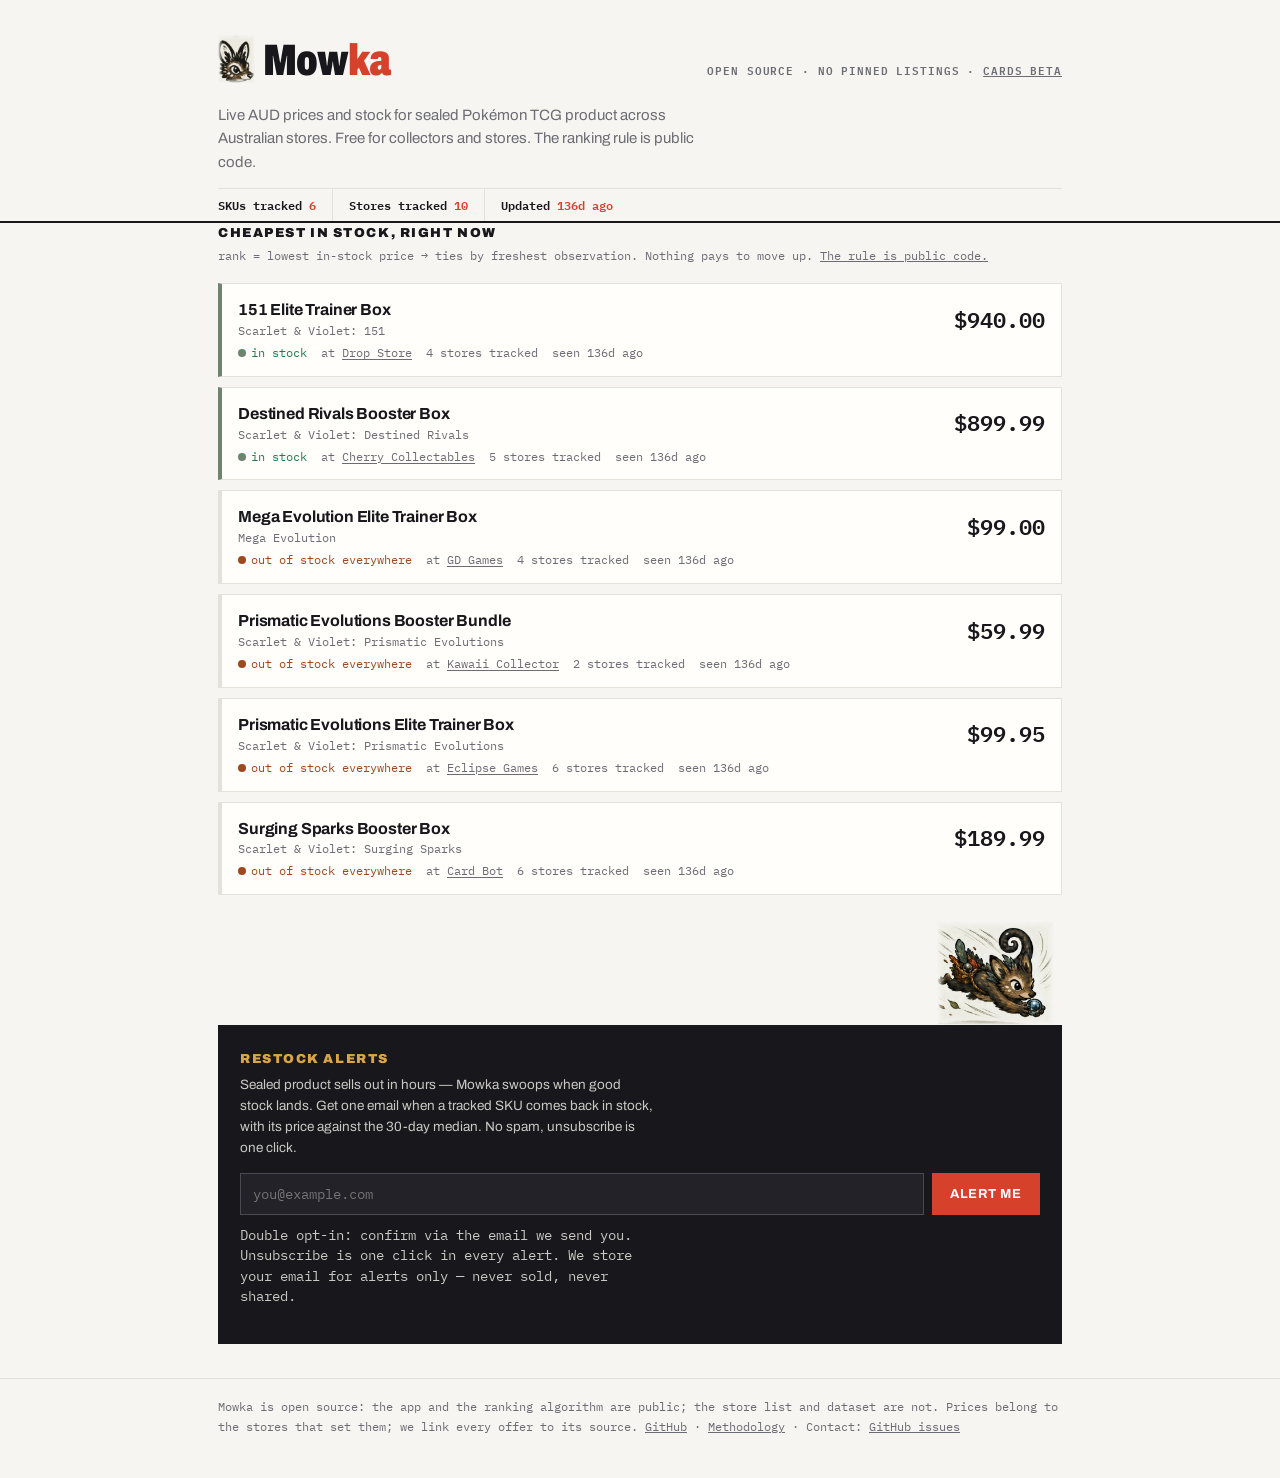
<file: site/index.html>
<!doctype html>
<html lang="en-AU">
<head>
<meta charset="utf-8">
<meta name="viewport" content="width=device-width, initial-scale=1">
<title>Mowka · sealed Pokémon TCG prices across Australian stores</title>
<meta name="description" content="Live AUD prices and stock for sealed Pokémon TCG product across Australian stores. Free, open source, no pinned listings.">
<link rel="icon" type="image/png" href="favicon.png">
<link rel="apple-touch-icon" href="assets/favicon-180.png">
<link rel="preconnect" href="https://fonts.googleapis.com">
<link rel="preconnect" href="https://fonts.gstatic.com" crossorigin>
<link href="https://fonts.googleapis.com/css2?family=Archivo:wdth,wght@62..125,400..900&family=IBM+Plex+Mono:wght@400;600&display=swap" rel="stylesheet">
<style>
:root{
  /* canonical Mowka palette (docs/brand/mowka-design-sheet.png):
     ink #17171C · gum leaf #6E846E · gold #DAA643 · spark #D6412B · paper #F6F5F1 */
  --paper:#f6f5f1; --card:#fffefb; --ink:#17171c; --dim:#6c6c74;
  --line:#e3e1d9; --accent:#d6412b; --stock:#1e7d4f; --oos:#a1471f;
  --gumleaf:#6e846e; --gold:#daa643;
}
*{box-sizing:border-box;margin:0}
html{scroll-behavior:smooth}
@media (prefers-reduced-motion: reduce){html{scroll-behavior:auto}*{transition:none!important}}
body{background:var(--paper);color:var(--ink);font:15px/1.55 "Archivo",system-ui,sans-serif;font-variation-settings:"wdth" 100}
a{color:inherit}
.wrap{max-width:880px;margin:0 auto;padding:0 18px}

/* header */
header{border-bottom:2px solid var(--ink)}
.masthead{display:flex;align-items:baseline;justify-content:space-between;gap:12px;padding:26px 0 10px}
.logo{font-weight:900;font-size:clamp(28px,6vw,44px);letter-spacing:-.02em;font-variation-settings:"wdth" 72}
.logo span{color:var(--accent)}
.logo .mark{height:1.1em;width:auto;vertical-align:-0.18em;margin-right:8px;mix-blend-mode:multiply}
.oss{font:600 11px/1 "IBM Plex Mono",monospace;color:var(--dim);text-transform:uppercase;letter-spacing:.08em}
.tag{padding:0 0 14px;color:var(--dim);max-width:56ch}
.ticker{display:flex;gap:0;border-top:1px solid var(--line);font:600 12px/1 "IBM Plex Mono",monospace}
.ticker div{padding:10px 16px 10px 0;margin-right:16px;border-right:1px solid var(--line)}
.ticker div:last-child{border-right:0}
.ticker b{color:var(--accent);font-weight:600}

/* index table */
main{padding:26px 0 8px}
h2{font-size:13px;font-weight:900;text-transform:uppercase;letter-spacing:.12em;margin-bottom:4px}
.rule-note{font:400 12px/1.5 "IBM Plex Mono",monospace;color:var(--dim);margin-bottom:18px}
.rule-note a{text-decoration underline}
.row{display:grid;grid-template-columns:1fr auto;gap:4px 18px;align-items:center;
     background:var(--card);border:1px solid var(--line);border-left:4px solid var(--gumleaf);
     padding:14px 16px;margin-bottom:10px;transition:transform .12s ease}
.row:hover{transform:translateX(3px)}
.row.oosrow{border-left-color:var(--line)}
.name{font-weight:700;font-size:16px;letter-spacing:-.01em}
.set{font:400 11.5px/1.4 "IBM Plex Mono",monospace;color:var(--dim)}
.price{font:600 22px/1 "IBM Plex Mono",monospace;text-align:right;font-feature-settings:"tnum"}
.meta{grid-column:1 / -1;display:flex;flex-wrap:wrap;gap:8px 14px;align-items:center;
      font:400 12px/1.4 "IBM Plex Mono",monospace;color:var(--dim);padding-top:2px}
.dot{display:inline-block;width:8px;height:8px;border-radius:50%;margin-right:5px;vertical-align:baseline}
.instock .dot{background:var(--gumleaf)} .instock{color:var(--stock)}
.oos .dot{background:var(--oos)} .oos{color:var(--oos)}
.store a{text-decoration:underline;text-underline-offset:2px}
.empty{border:1px dashed var(--line);padding:34px 20px;text-align:center;color:var(--dim);
       font:400 13px/1.6 "IBM Plex Mono",monospace}

/* alerts band */
.alerts{margin:0 0 34px;border:2px solid var(--ink);background:var(--ink);color:var(--paper);padding:22px 20px}
.alerts h2{color:var(--gold);margin-bottom:6px}
.alerts-figure{display:flex;justify-content:flex-end;padding:0 8px;margin-top:26px}
.alerts-figure img{height:104px;width:auto;mix-blend-mode:multiply}
.alerts p{color:#c9c8c2;font-size:13.5px;max-width:52ch;margin-bottom:14px}
.alerts form{display:flex;gap:8px;flex-wrap:wrap}
.alerts input[type=email]{flex:1;min-width:220px;padding:11px 12px;border:1px solid #4a4a52;background:#222228;
  color:var(--paper);font:400 14px "IBM Plex Mono",monospace}
.alerts button{padding:11px 18px;border:0;background:var(--accent);color:#fff;font:700 13px "Archivo",sans-serif;
  text-transform:uppercase;letter-spacing:.06em;cursor:pointer}
.alerts button:hover{filter:brightness(1.08)}
input:focus-visible,button:focus-visible,a:focus-visible{outline:2px solid var(--accent);outline-offset:2px}
.fine{font:400 11px/1.5 "IBM Plex Mono",monospace;color:#8f8e96;margin-top:10px}

footer{border-top:1px solid var(--line);padding:18px 0 40px;color:var(--dim);
       font:400 12px/1.7 "IBM Plex Mono",monospace}
footer a{text-decoration:underline}
@media(max-width:560px){
  .price{font-size:19px}
  .ticker{flex-wrap:wrap}.ticker div{border-right:0;padding:8px 0 0;margin-right:14px}
}
</style>
</head>
<body>
<header>
  <div class="wrap">
    <div class="masthead">
      <h1 class="logo"><img class="mark" src="assets/mowka-head.webp" alt="" width="37" height="48">Mow<span>ka</span></h1>
      <div class="oss">open source · no pinned listings · <a href="cards.html">cards beta</a></div>
    </div>
    <p class="tag">Live AUD prices and stock for sealed Pokémon TCG product across Australian stores. Free for collectors and stores. The ranking rule is public code.</p>
    <div class="ticker" id="ticker">
      <div>SKUs tracked <b id="t-skus">–</b></div>
      <div>Stores tracked <b id="t-stores">–</b></div>
      <div>Updated <b id="t-updated">–</b></div>
    </div>
  </div>
</header>

<main class="wrap">
  <h2>Cheapest in stock, right now</h2>
  <p class="rule-note">rank = lowest in-stock price → ties by freshest observation. Nothing pays to move up. <a href="https://github.com/zhangzhongnan928/mowka/blob/main/ingest/mowka_ingest/ranking.py" rel="noopener">The rule is public code.</a></p>
  <div id="index" role="list" aria-live="polite"><div class="empty">Loading the index…</div></div>

  <div class="alerts-figure" aria-hidden="true"><img src="assets/mowka-swoop.webp" alt=""></div>
  <section class="alerts" id="alerts">
    <h2>Restock alerts</h2>
    <p>Sealed product sells out in hours — Mowka swoops when good stock lands. Get one email when a tracked SKU comes back in stock, with its price against the 30-day median. No spam, unsubscribe is one click.</p>
    <form id="signup" method="POST" action="https://buttondown.com/api/emails/embed-subscribe/mowka">
      <input type="email" name="email" required placeholder="you@example.com" aria-label="Email address">
      <input type="hidden" name="embed" value="1">
      <button type="submit">Alert me</button>
    </form>
    <p class="fine" id="signup-note">Double opt-in: confirm via the email we send you. Unsubscribe is one click in every alert. We store your email for alerts only — never sold, never shared.</p>
  </section>
</main>

<footer>
  <div class="wrap">
    Mowka is open source: the app and the ranking algorithm are public; the store list and dataset are not.
    Prices belong to the stores that set them; we link every offer to its source.
    <a href="https://github.com/zhangzhongnan928/mowka" rel="noopener">GitHub</a> · <a href="https://github.com/zhangzhongnan928/mowka/blob/main/docs/METHODOLOGY.md" rel="noopener">Methodology</a> · Contact: <a href="https://github.com/zhangzhongnan928/mowka/issues">GitHub issues</a>
  </div>
</footer>

<script>
const fmt = c => (c/100).toLocaleString("en-AU",{style:"currency",currency:"AUD"});
const ago = iso => {
  const m = Math.max(0, Math.round((Date.now() - new Date(iso))/60000));
  return m < 60 ? `${m}m ago` : m < 1440 ? `${Math.round(m/60)}h ago` : `${Math.round(m/1440)}d ago`;
};
// data.json carries strings scraped from external stores — escape everything,
// and only ever link to http(s) URLs.
const esc = s => String(s).replace(/[&<>"']/g, c =>
  ({"&":"&amp;","<":"&lt;",">":"&gt;",'"':"&quot;","'":"&#39;"}[c]));
const safeUrl = u => {
  try { const x = new URL(u); return x.protocol === "http:" || x.protocol === "https:" ? x.href : "#"; }
  catch { return "#"; }
};

fetch("data.json").then(r => { if(!r.ok) throw 0; return r.json(); }).then(d => {
  const el = document.getElementById("index");
  const stores = new Set();
  d.products.forEach(p => p.offers.forEach(o => stores.add(o.store)));
  document.getElementById("t-skus").textContent = d.products.length;
  document.getElementById("t-stores").textContent = stores.size || "–";
  document.getElementById("t-updated").textContent = ago(d.generated_at);

  const rows = d.products
    .filter(p => p.best)
    .sort((a,b) => (b.best.in_stock - a.best.in_stock) || a.name.localeCompare(b.name))
    .map(p => {
      const b = p.best;
      const stock = b.in_stock
        ? `<span class="instock"><span class="dot"></span>in stock</span>`
        : `<span class="oos"><span class="dot"></span>out of stock everywhere</span>`;
      return `<div class="row ${b.in_stock ? "" : "oosrow"}" role="listitem">
        <div><div class="name">${esc(p.name)}</div><div class="set">${esc(p.set)}</div></div>
        <div class="price">${fmt(b.price_cents)}</div>
        <div class="meta">${stock}
          <span class="store">at <a href="${esc(safeUrl(b.url))}" rel="nofollow noopener">${esc(b.store)}</a></span>
          <span>${p.stores_tracked} store${p.stores_tracked===1?"":"s"} tracked</span>
          <span>seen ${ago(b.observed_at)}</span></div>
      </div>`;
    });
  el.innerHTML = rows.length ? rows.join("") :
    `<div class="empty">No offers in the index yet. Run the ingest pipeline, then scripts/export_site.py.</div>`;
}).catch(() => {
  document.getElementById("index").innerHTML =
    `<div class="empty">data.json not found. Run the pipeline:<br>python -m mowka_ingest.run --fixture tests/fixtures/shopify_products.json<br>python scripts/export_site.py</div>`;
});

document.getElementById("signup").addEventListener("submit", e => {
  const form = e.target;
  if (form.action.endsWith("#")) {   // no backend wired yet
    e.preventDefault();
    document.getElementById("signup-note").textContent =
      "Alert backend not wired yet: set the form action to your Buttondown/Formspree endpoint in index.html.";
  }
});
</script>
<script data-goatcounter="https://mowka.goatcounter.com/count" async src="https://gc.zgo.at/count.js"></script>
</body>
</html>
</file>
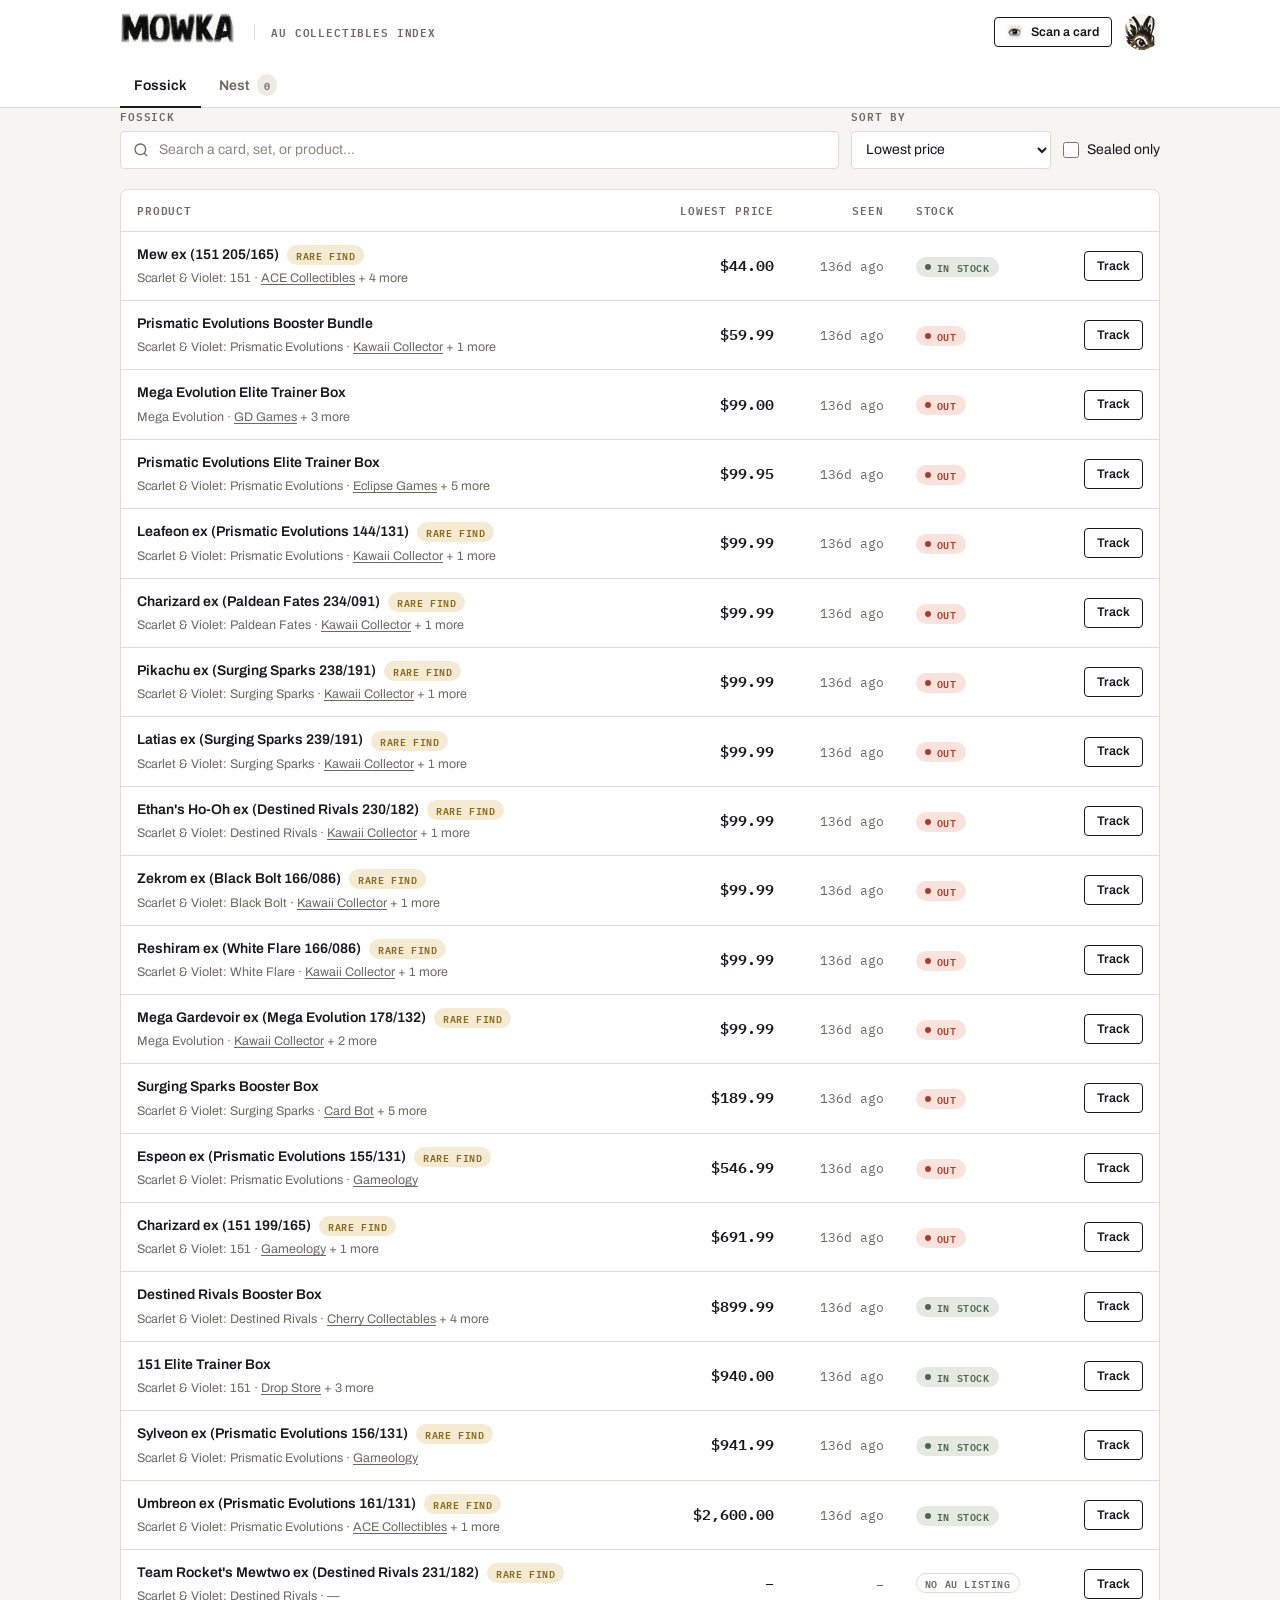
<file: site/app.html>
<!doctype html>
<html lang="en-AU">
<head>
<meta charset="utf-8">
<meta name="viewport" content="width=device-width, initial-scale=1">
<title>Mowka · Fossick — AU collectibles index</title>
<meta name="description" content="Fossick AU prices for Pokémon TCG cards and sealed product, scan a card for an instant AUD price with its source, and track finds in your Nest.">
<link rel="icon" type="image/png" href="favicon.png">
<link rel="apple-touch-icon" href="assets/favicon-180.png">
<link rel="preconnect" href="https://fonts.googleapis.com">
<link rel="preconnect" href="https://fonts.gstatic.com" crossorigin>
<link href="https://fonts.googleapis.com/css2?family=Archivo:wght@400;500;600;700;800;900&family=IBM+Plex+Mono:wght@400;500;600;700&display=swap" rel="stylesheet">
<link rel="stylesheet" href="tokens.css">
<style>
/* ============ base ============ */
*{box-sizing:border-box;margin:0}
body{background:var(--surface-page);color:var(--text-body);font-family:var(--font-body);font-size:var(--text-base);line-height:var(--leading-body)}
img{max-width:100%}
.wrap{max-width:var(--page-max);margin:0 auto;padding:0 var(--page-pad)}
@media(max-width:720px){:root{--page-pad:16px}}
.art{mix-blend-mode:multiply}
.sr-only{position:absolute;width:1px;height:1px;overflow:hidden;clip:rect(0 0 0 0);white-space:nowrap}
a{color:inherit}

/* ============ kit: button ============ */
.mwk-btn{display:inline-flex;align-items:center;justify-content:center;gap:8px;font-family:var(--font-display);font-weight:var(--weight-semibold);border-radius:var(--radius-sm);border:1.5px solid transparent;cursor:pointer;line-height:1;text-decoration:none;transition:background var(--duration-quick) var(--ease-swoop),color var(--duration-quick),transform var(--duration-quick) var(--ease-swoop)}
.mwk-btn:active{transform:translateY(1px)}
.mwk-btn:focus-visible{outline:none;box-shadow:var(--focus-ring)}
.mwk-btn[disabled]{opacity:.45;cursor:not-allowed;transform:none}
.mwk-btn--sm{height:30px;padding:0 12px;font-size:var(--text-sm)}
.mwk-btn--md{height:38px;padding:0 16px;font-size:var(--text-base)}
.mwk-btn--primary{background:var(--ink);color:var(--text-on-ink)}
.mwk-btn--primary:hover:not([disabled]){background:var(--ink-raise)}
.mwk-btn--spark{background:var(--spark);color:#fff}
.mwk-btn--spark:hover:not([disabled]){background:var(--spark-deep)}
.mwk-btn--outline{background:transparent;border-color:var(--ink);color:var(--ink)}
.mwk-btn--outline:hover:not([disabled]){background:rgba(23,23,28,.06)}
.mwk-btn--ghost{background:transparent;color:var(--ink)}
.mwk-btn--ghost:hover:not([disabled]){background:var(--surface-sunken)}

/* ============ kit: badge ============ */
.mwk-badge{display:inline-flex;align-items:center;gap:6px;height:20px;padding:0 8px;border-radius:var(--radius-full);font-family:var(--font-mono);font-size:10px;font-weight:600;letter-spacing:.06em;text-transform:uppercase;border:1px solid transparent;white-space:nowrap}
.mwk-badge-dot{width:6px;height:6px;border-radius:50%;background:currentColor}
.mwk-badge--neutral{background:var(--surface-sunken);color:var(--text-soft)}
.mwk-badge--leaf{background:var(--gum-leaf-tint);color:var(--gum-leaf-deep)}
.mwk-badge--gold{background:var(--gold-tint);color:var(--gold-deep)}
.mwk-badge--spark{background:var(--spark-tint);color:var(--spark-deep)}
.mwk-badge--ink{background:var(--ink);color:var(--text-on-ink)}
.mwk-badge--outline{background:transparent;border-color:var(--line);color:var(--text-muted)}

/* ============ kit: card ============ */
.mwk-card{background:var(--surface-card);border:var(--border-hairline);border-radius:var(--radius-md);display:flex;flex-direction:column}
.mwk-card--art{background:var(--surface-art)}
.mwk-card--hover{transition:box-shadow var(--duration-quick) var(--ease-swoop),transform var(--duration-quick) var(--ease-swoop)}
.mwk-card--hover:hover{box-shadow:var(--shadow-lift);transform:translateY(-1px)}
.mwk-card-head{display:flex;align-items:baseline;justify-content:space-between;gap:12px;padding:14px 16px 0}
.mwk-card-label{font-family:var(--font-mono);font-size:var(--text-label);font-weight:600;letter-spacing:var(--tracking-label);text-transform:uppercase;color:var(--text-muted)}
.mwk-card-title{font-size:var(--text-lg);font-weight:var(--weight-heading);letter-spacing:var(--tracking-tight);color:var(--text-body);margin:2px 0 0}
.mwk-card-body{padding:14px 16px;flex:1}
.mwk-card-foot{padding:12px 16px;border-top:var(--border-hairline);display:flex;align-items:center;gap:8px}

/* ============ kit: tabs ============ */
.mwk-tabs{display:flex;gap:4px;border-bottom:var(--border-hairline)}
.mwk-tab{appearance:none;background:transparent;border:0;border-bottom:2px solid transparent;margin-bottom:-1px;padding:10px 14px;font-family:var(--font-display);font-size:var(--text-base);font-weight:var(--weight-semibold);color:var(--text-muted);cursor:pointer;display:inline-flex;align-items:center;gap:8px;transition:color var(--duration-quick)}
.mwk-tab:hover{color:var(--text-body)}
.mwk-tab:focus-visible{outline:none;box-shadow:var(--focus-ring);border-radius:var(--radius-sm)}
.mwk-tab--active{color:var(--text-body);border-bottom-color:var(--ink)}
.mwk-tab-count{font-family:var(--font-mono);font-size:10px;font-weight:600;background:var(--surface-sunken);border-radius:var(--radius-full);padding:2px 7px;color:var(--text-muted)}
.mwk-tab--active .mwk-tab-count{background:var(--ink);color:var(--text-on-ink)}

/* ============ kit: input/field ============ */
.mwk-field{display:flex;flex-direction:column;gap:6px}
.mwk-field-label{font-family:var(--font-mono);font-size:var(--text-label);font-weight:600;letter-spacing:var(--tracking-label);text-transform:uppercase;color:var(--text-muted)}
.mwk-input-wrap{display:flex;align-items:center;gap:8px;background:var(--surface-card);border:1px solid var(--line);border-radius:var(--radius-sm);padding:0 12px;height:38px;transition:border-color var(--duration-quick),box-shadow var(--duration-quick)}
.mwk-input-wrap:focus-within{border-color:var(--ink);box-shadow:var(--focus-ring)}
.mwk-input{flex:1;border:0;outline:none;background:transparent;font-family:var(--font-body);font-size:var(--text-base);color:var(--text-body);height:100%;min-width:0}
.mwk-input::placeholder{color:var(--text-faint)}
.mwk-input-prefix{display:inline-flex;color:var(--text-muted)}
.mwk-select{height:38px;background:var(--surface-card);border:1px solid var(--line);border-radius:var(--radius-sm);padding:0 10px;font-family:var(--font-body);font-size:var(--text-base);color:var(--text-body)}
.mwk-select:focus-visible{outline:none;border-color:var(--ink);box-shadow:var(--focus-ring)}
.mwk-check{display:inline-flex;align-items:center;gap:8px;font-size:var(--text-base);cursor:pointer;height:38px}
.mwk-check input{width:16px;height:16px;accent-color:var(--ink)}
.mwk-switch{display:inline-flex;align-items:center;gap:10px;cursor:pointer;font-size:var(--text-base)}
.mwk-switch input{appearance:none;width:36px;height:20px;border-radius:var(--radius-full);background:var(--line);position:relative;transition:background var(--duration-quick);cursor:pointer;flex-shrink:0}
.mwk-switch input:checked{background:var(--gum-leaf)}
.mwk-switch input::after{content:"";position:absolute;top:2px;left:2px;width:16px;height:16px;border-radius:50%;background:#fff;transition:transform var(--duration-quick) var(--ease-swoop)}
.mwk-switch input:checked::after{transform:translateX(16px)}
.mwk-switch input:focus-visible{outline:none;box-shadow:var(--focus-ring)}

/* ============ kit: swoop alert ============ */
.mwk-swoop{display:flex;align-items:stretch;gap:0;background:var(--surface-art);border:var(--border-keyline);border-radius:var(--radius-lg);overflow:hidden}
.mwk-swoop-body{flex:1;padding:16px 0 16px 20px;display:flex;flex-direction:column;gap:6px;justify-content:center}
.mwk-swoop-label{font-family:var(--font-mono);font-size:var(--text-label);font-weight:600;letter-spacing:var(--tracking-label);text-transform:uppercase;color:var(--spark-deep)}
.mwk-swoop-title{font-family:var(--font-display);font-size:var(--text-lg);font-weight:var(--weight-heading);letter-spacing:var(--tracking-tight)}
.mwk-swoop-meta{font-family:var(--font-mono);font-size:var(--text-sm);color:var(--text-soft)}
.mwk-swoop-meta strong{font-weight:600;color:var(--gold-deep)}
.mwk-swoop-actions{display:flex;gap:8px;margin-top:8px}
.mwk-swoop-art{width:180px;flex-shrink:0;display:flex;align-items:center;justify-content:center;overflow:hidden}
.mwk-swoop-art img{width:105%;animation:mwk-swoop-in .5s var(--ease-swoop)}
@keyframes mwk-swoop-in{from{opacity:0;transform:translate(24px,-12px)}to{opacity:1;transform:none}}
@media(max-width:560px){.mwk-swoop-art{width:110px}}

/* ============ kit: toast ============ */
#toasts{position:fixed;right:16px;bottom:16px;left:16px;display:flex;flex-direction:column;align-items:flex-end;gap:10px;z-index:60;pointer-events:none}
#toasts .mwk-toast{pointer-events:auto}
.mwk-toast{display:flex;align-items:flex-start;gap:12px;background:var(--surface-ink);color:var(--text-on-ink);border-radius:var(--radius-md);padding:14px 14px 14px 16px;max-width:420px;box-shadow:var(--shadow-pop);animation:mwk-toast-in var(--duration-swoop) var(--ease-swoop)}
@keyframes mwk-toast-in{from{opacity:0;transform:translateY(8px)}to{opacity:1;transform:none}}
.mwk-toast-label{font-family:var(--font-mono);font-size:var(--text-label);font-weight:600;letter-spacing:var(--tracking-label);text-transform:uppercase;margin:0 0 3px;color:var(--gold)}
.mwk-toast--success .mwk-toast-label{color:#A9BCA9}
.mwk-toast-msg{font-size:var(--text-base);line-height:1.5}
.mwk-toast-x{margin-left:auto;flex-shrink:0;background:transparent;border:0;color:var(--text-on-ink);opacity:.6;cursor:pointer;font-size:16px;line-height:1;padding:2px}
.mwk-toast-x:hover{opacity:1}

/* ============ app header ============ */
header.app{background:var(--surface-card);border-bottom:1px solid var(--line)}
.masthead{display:flex;align-items:center;gap:20px;height:64px}
.masthead .wordmark{height:30px;width:auto}
.masthead .tagline{font-family:var(--font-mono);font-size:var(--text-label);font-weight:600;letter-spacing:var(--tracking-label);text-transform:uppercase;color:var(--text-muted);border-left:1px solid var(--line);padding-left:16px}
.masthead .end{margin-left:auto;display:flex;align-items:center;gap:12px}
.headmark{width:36px;height:36px;border-radius:50%;background:var(--surface-art);object-fit:cover}
.scan-eye{height:16px;width:auto;mix-blend-mode:multiply}
@media(max-width:560px){.masthead .tagline{display:none}}
@media(pointer:coarse){.mwk-btn--sm{height:40px;padding:0 14px}.mwk-toast-x,.mwk-tab{min-height:40px}}

/* ============ screens ============ */
main{padding:20px 0 64px}
.screen{display:flex;flex-direction:column;gap:20px}
.screen[hidden]{display:none}
.controls{display:grid;grid-template-columns:1fr 200px auto;gap:12px;align-items:end}
@media(max-width:720px){.controls{grid-template-columns:1fr}}
.table-card{background:var(--surface-card);border:1px solid var(--line);border-radius:var(--radius-md);overflow:hidden}
.table-scroll{overflow-x:auto}
table{width:100%;border-collapse:collapse;font-size:var(--text-base)}
th{font-family:var(--font-mono);font-size:var(--text-label);font-weight:600;letter-spacing:var(--tracking-label);text-transform:uppercase;color:var(--text-muted);padding:12px 16px;border-bottom:1px solid var(--line);text-align:left;white-space:nowrap}
th.num{text-align:right}
td{padding:12px 16px;border-bottom:1px solid var(--line);vertical-align:middle}
tr:last-child td{border-bottom:0}
td .pname{display:flex;align-items:center;gap:8px;font-weight:600}
td .pmeta{font-size:var(--text-sm);color:var(--text-muted);margin-top:2px}
td .pmeta a{text-decoration:underline;text-underline-offset:2px}
td.price{text-align:right;font-family:var(--font-mono);font-weight:600;font-size:15px;white-space:nowrap}
td.seen{text-align:right;font-family:var(--font-mono);font-size:12.5px;color:var(--text-muted);white-space:nowrap}
td.act{text-align:right;white-space:nowrap}
.tbl-empty{padding:28px 16px;text-align:center;color:var(--text-muted)}
.stats{display:grid;grid-template-columns:repeat(3,1fr);gap:12px}
@media(max-width:720px){.stats{grid-template-columns:1fr}}
.nest-grid{display:grid;grid-template-columns:repeat(2,1fr);gap:12px}
@media(max-width:720px){.nest-grid{grid-template-columns:1fr}}
.tagchip{display:inline-flex;align-items:center;height:22px;padding:0 10px;border:1px solid var(--line);border-radius:var(--radius-full);font-family:var(--font-mono);font-size:11px;color:var(--text-soft);background:var(--surface-card)}
.skillnote{display:flex;align-items:center;gap:14px;border-top:1px solid var(--line);padding-top:16px}
.skillnote img{width:48px;height:48px;object-fit:contain}
.skillnote p{font-size:var(--text-sm);color:var(--text-muted);max-width:60ch}
.empty-nest{display:flex;flex-direction:column;align-items:center;gap:10px;padding:12px 0;text-align:center}
.empty-nest img{height:140px;width:auto}
.empty-nest p{font-size:var(--text-md);color:var(--text-soft);max-width:42ch}
.delta-down{color:var(--gum-leaf-deep)}
.delta-up{color:var(--spark-deep)}

/* ============ scan dialog ============ */
dialog#scan{border:var(--border-keyline);border-radius:var(--radius-lg);padding:0;width:min(560px,calc(100vw - 32px));background:var(--surface-card);margin:auto}
dialog#scan::backdrop{background:rgba(23,23,28,.5)}
.scan-head{display:flex;align-items:center;gap:10px;padding:16px 20px;border-bottom:1px solid var(--line)}
.scan-head img{height:22px;width:auto}
.scan-head h2{font-size:var(--text-lg);font-weight:var(--weight-heading);letter-spacing:var(--tracking-tight)}
.scan-head .mwk-toast-x{color:var(--ink)}
.scan-body{padding:20px;display:flex;flex-direction:column;gap:16px}
.scan-drop{border:2px dashed var(--line);border-radius:var(--radius-md);padding:22px;text-align:center;color:var(--text-muted);font-size:var(--text-sm);cursor:pointer;background:var(--surface-sunken)}
.scan-drop:hover,.scan-drop:focus-within{border-color:var(--ink);color:var(--text-body)}
.scan-drop:focus-within{box-shadow:var(--focus-ring)}
.scan-status{font-family:var(--font-mono);font-size:var(--text-sm);color:var(--text-muted)}
.cand{display:flex;align-items:center;gap:12px;padding:10px;border:1px solid var(--line);border-radius:var(--radius-md);cursor:pointer;background:var(--surface-card);width:100%;text-align:left;font:inherit}
.cand:hover{border-color:var(--ink);box-shadow:var(--shadow-lift)}
.cand img{width:44px;height:61px;object-fit:contain;background:var(--surface-sunken);border-radius:2px}
.cand .cname{font-weight:600}
.cand .cmeta{font-size:var(--text-sm);color:var(--text-muted)}
.result{display:flex;gap:16px;align-items:flex-start}
.result img{width:110px;border-radius:6px}
.result .rprice{font-family:var(--font-mono);font-size:var(--text-2xl);font-weight:600}
.result .rsource{font-size:var(--text-sm);color:var(--text-soft);margin-top:4px}
.result .rsource a{text-decoration:underline}
.result .rwork{font-family:var(--font-mono);font-size:var(--text-sm);color:var(--text-muted);margin-top:6px}
.result .ractions{margin-top:14px;display:flex;gap:8px}
</style>
</head>
<body>
<header class="app">
  <div class="wrap">
    <div class="masthead">
      <a href="index.html" aria-label="Mowka home"><img class="wordmark art" src="assets/mowka-wordmark.webp" alt="Mowka"></a>
      <span class="tagline">AU collectibles index</span>
      <div class="end">
        <button class="mwk-btn mwk-btn--outline mwk-btn--sm" id="open-scan">
          <img class="scan-eye" src="assets/mowka-emblem-eye.webp" alt="">Scan a card
        </button>
        <img class="headmark" src="assets/mowka-head.webp" alt="">
      </div>
    </div>
    <div class="mwk-tabs" role="tablist" style="border-bottom:0">
      <button class="mwk-tab mwk-tab--active" role="tab" aria-selected="true" aria-controls="screen-fossick" id="tab-fossick" data-tab="fossick">Fossick</button>
      <button class="mwk-tab" role="tab" aria-selected="false" aria-controls="screen-nest" tabindex="-1" id="tab-nest" data-tab="nest">Nest <span class="mwk-tab-count" id="nest-count">0</span></button>
    </div>
  </div>
</header>

<main class="wrap">
  <div id="swoop-slot"></div>

  <section class="screen" id="screen-fossick" role="tabpanel" aria-labelledby="tab-fossick">
    <div class="controls">
      <label class="mwk-field">
        <span class="mwk-field-label">Fossick</span>
        <span class="mwk-input-wrap">
          <span class="mwk-input-prefix"><svg width="16" height="16" viewBox="0 0 24 24" fill="none" stroke="currentColor" stroke-width="2"><circle cx="11" cy="11" r="8"/><path d="m21 21-4.3-4.3"/></svg></span>
          <input class="mwk-input" id="q" type="search" placeholder="Search a card, set, or product…">
        </span>
      </label>
      <label class="mwk-field">
        <span class="mwk-field-label">Sort by</span>
        <select class="mwk-select" id="sort">
          <option value="price">Lowest price</option>
          <option value="fresh">Freshest</option>
          <option value="name">Name</option>
        </select>
      </label>
      <label class="mwk-check"><input type="checkbox" id="sealed-only">Sealed only</label>
    </div>
    <div class="table-card"><div class="table-scroll">
      <table>
        <thead><tr><th>Product</th><th class="num">Lowest price</th><th class="num">Seen</th><th>Stock</th><th></th></tr></thead>
        <tbody id="rows"><tr><td colspan="5" class="tbl-empty">Fossicking…</td></tr></tbody>
      </table>
    </div></div>
  </section>

  <section class="screen" id="screen-nest" role="tabpanel" aria-labelledby="tab-nest" hidden>
    <div class="stats">
      <div class="mwk-card"><div class="mwk-card-head"><div><div class="mwk-card-label">In the nest</div><h3 class="mwk-card-title" id="stat-count">0 items</h3></div></div>
        <div class="mwk-card-body" id="stat-tags"></div></div>
      <div class="mwk-card"><div class="mwk-card-head"><div><div class="mwk-card-label">Nest value</div><h3 class="mwk-card-title" id="stat-value">$0.00</h3></div></div>
        <div class="mwk-card-body"><span style="font-family:var(--font-mono);font-size:12.5px" id="stat-delta"></span></div></div>
      <div class="mwk-card"><div class="mwk-card-head"><div><div class="mwk-card-label">Swoop alerts</div><h3 class="mwk-card-title">On this device</h3></div></div>
        <div class="mwk-card-body"><label class="mwk-switch"><input type="checkbox" id="alerts-switch" checked>Alert me on restocks</label></div></div>
    </div>
    <div id="nest-items"></div>
    <div class="skillnote">
      <img class="art" src="assets/mowka-emblem-nest.webp" alt="">
      <p>Mowka learned Nest — track anything from Fossick and it lands here with live prices from AU stores. Stored on this device only.</p>
    </div>
  </section>
</main>

<dialog id="scan" aria-labelledby="scan-title">
  <div class="scan-head">
    <img class="art" src="assets/mowka-emblem-eye.webp" alt="">
    <h2 id="scan-title">Scan a card</h2>
    <button class="mwk-toast-x" style="margin-left:auto" id="scan-close" aria-label="Close">×</button>
  </div>
  <div class="scan-body" id="scan-body"></div>
</dialog>

<div id="toasts" aria-live="polite"></div>

<script>
"use strict";
/* Implements docs/SCAN_PRICING.md + the "Mowka Index" ui_kit from the design project. */
const esc = s => String(s ?? "").replace(/[&<>"']/g, c =>
  ({"&":"&amp;","<":"&lt;",">":"&gt;",'"':"&quot;","'":"&#39;"}[c]));
const safeUrl = u => {
  try { const x = new URL(u); return x.protocol === "http:" || x.protocol === "https:" ? x.href : "#"; }
  catch { return "#"; }
};
const aud = c => (c/100).toLocaleString("en-AU", {style:"currency", currency:"AUD"});
const ago = iso => {
  const m = Math.max(0, Math.round((Date.now() - new Date(iso))/60000));
  return m < 60 ? `${m}m ago` : m < 1440 ? `${Math.round(m/60)}h ago` : `${Math.round(m/1440)}d ago`;
};
const COLLECTION_KEY = "mowka.collection.v1";   // schema per docs/SCAN_PRICING.md
const ALERTS_KEY = "mowka.alerts.v1";
const TCGDEX = "https://api.tcgdex.net/v2/en";

/* ---------- state ---------- */
let rows = [];          // merged fossick rows
let auPrices = {};      // ref -> offer
let fx = null;
let cardIndex = null;   // lazy (716KB)
const nest = () => {
  // corruption-tolerant per spec: wrong-shape JSON must never brick the app
  try {
    const v = JSON.parse(localStorage.getItem(COLLECTION_KEY));
    return Array.isArray(v) ? v.filter(i => i && typeof i === "object" && typeof i.ref === "string") : [];
  } catch { return []; }
};
const saveNest = items => localStorage.setItem(COLLECTION_KEY, JSON.stringify(items));
const alertsOn = () => localStorage.getItem(ALERTS_KEY) !== "off";

/* ---------- toasts (Squawk voice) ---------- */
function toast(msg, variant = "squawk") {
  const el = document.createElement("div");
  el.className = "mwk-toast mwk-toast--" + variant;
  el.setAttribute("role", "status");
  el.innerHTML = `<div><p class="mwk-toast-label">${variant === "success" ? "Found" : "Squawk"}</p>
    <p class="mwk-toast-msg">${esc(msg)}</p></div>
    <button class="mwk-toast-x" aria-label="Dismiss">×</button>`;
  el.querySelector("button").onclick = () => el.remove();
  document.getElementById("toasts").append(el);
  setTimeout(() => el.remove(), 4500);
}

/* ---------- data load ---------- */
async function loadData() {
  const [sealed, cards, au, fxres] = await Promise.all([
    fetch("data.json").then(r => r.ok ? r.json() : {products: []}).catch(() => ({products: []})),
    fetch("cards.json").then(r => r.ok ? r.json() : {cards: []}).catch(() => ({cards: []})),
    // null (not {}) on failure: "AU data unavailable" must never silently
    // fall through to a converted price (spec: strict resolution order)
    fetch("api/au-prices.json").then(r => r.ok ? r.json() : null).catch(() => null),
    fetch("api/fx.json").then(r => r.ok ? r.json() : null).catch(() => null),
  ]);
  auPrices = au ? (au.prices || {}) : null;
  fx = fxres;
  rows = [];
  for (const p of sealed.products) {
    if (!p.best) continue;
    rows.push({key: p.id, ref: p.id, kind: "sealed", name: p.name, set: p.set,
               best: p.best, stores: p.stores_tracked, rare: false});
  }
  for (const c of cards.cards) {
    const rare = /illustration|hyper|shiny/.test(c.variant || "");
    rows.push({key: c.id, ref: c.id.replace(/^card-/, ""), kind: "card", name: c.name,
               set: c.set, best: c.best,
               stores: new Set((c.offers || []).map(o => o.store)).size, rare, image: c.image});
  }
  renderFossick();
  renderNest();
  checkRestocks();
}

/* ---------- fossick ---------- */
function stockBadge(row) {
  if (!row.best) return `<span class="mwk-badge mwk-badge--outline">No AU listing</span>`;
  return row.best.in_stock
    ? `<span class="mwk-badge mwk-badge--leaf"><span class="mwk-badge-dot"></span>In stock</span>`
    : `<span class="mwk-badge mwk-badge--spark"><span class="mwk-badge-dot"></span>Out</span>`;
}
function renderFossick() {
  const q = document.getElementById("q").value.trim().toLowerCase();
  const sealedOnly = document.getElementById("sealed-only").checked;
  const sort = document.getElementById("sort").value;
  const tracked = new Set(nest().map(i => i.ref));
  let shown = rows.filter(r =>
    (!sealedOnly || r.kind === "sealed") &&
    (!q || `${r.name} ${r.set}`.toLowerCase().includes(q)));
  shown.sort((a, b) => {
    if (sort === "name") return a.name.localeCompare(b.name);
    if (sort === "fresh") return (b.best?.observed_at || "").localeCompare(a.best?.observed_at || "");
    const ap = a.best ? a.best.price_cents : Infinity, bp = b.best ? b.best.price_cents : Infinity;
    return ap - bp;
  });
  const tbody = document.getElementById("rows");
  if (!shown.length) {
    tbody.innerHTML = `<tr><td colspan="5" class="tbl-empty">Nothing shiny matches that. Try a different search.</td></tr>`;
    return;
  }
  tbody.innerHTML = shown.map(r => {
    const store = r.best
      ? `<a href="${esc(safeUrl(r.best.url))}" rel="nofollow noopener">${esc(r.best.store)}</a>${r.stores > 1 ? " + " + (r.stores - 1) + " more" : ""}`
      : "—";
    return `<tr>
      <td><div class="pname">${esc(r.name)}${r.rare ? ' <span class="mwk-badge mwk-badge--gold">Rare find</span>' : ""}</div>
        <div class="pmeta">${esc(r.set)} · ${store}</div></td>
      <td class="price">${r.best ? aud(r.best.price_cents) : "–"}</td>
      <td class="seen">${r.best ? esc(ago(r.best.observed_at)) : "–"}</td>
      <td>${stockBadge(r)}</td>
      <td class="act">${tracked.has(r.ref)
        ? '<span class="mwk-badge mwk-badge--ink">Tracked</span>'
        : `<button class="mwk-btn mwk-btn--outline mwk-btn--sm" data-track="${esc(r.key)}">Track</button>`}</td>
    </tr>`;
  }).join("");
}
document.getElementById("rows").addEventListener("click", e => {
  const btn = e.target.closest("[data-track]");
  if (!btn) return;
  const row = rows.find(r => r.key === btn.dataset.track);
  if (row) track(row);
});
function track(row) {
  const items = nest();
  if (items.some(i => i.ref === row.ref)) return;
  items.push({
    ref: row.ref, kind: row.kind, name: row.name, set: row.set,
    added_at: new Date().toISOString(),
    price_snapshot: row.best
      ? {aud_cents: row.best.price_cents, source_type: row.kind === "sealed" ? "au_store" : (row.best.source_type === "ebay_active" ? "au_ebay" : "au_store"),
         source_label: `${row.best.store} (AU local price)`, in_stock: !!row.best.in_stock}
      : {aud_cents: null, source_type: "none", source_label: "no price at track time"},
  });
  saveNest(items);
  toast(`Tracked. Mowka will keep a sharp eye on ${row.name}.`);
  renderFossick(); renderNest();
}

/* ---------- nest ---------- */
function currentBest(item) {
  const row = rows.find(r => r.ref === item.ref);
  return row ? row.best : null;
}
function renderNest() {
  const items = nest();
  document.getElementById("nest-count").textContent = items.length;
  document.getElementById("stat-count").textContent = `${items.length} item${items.length === 1 ? "" : "s"}`;
  const sealedN = items.filter(i => i.kind === "sealed").length;
  document.getElementById("stat-tags").innerHTML =
    `<span class="tagchip">Sealed ${sealedN}</span> <span class="tagchip" style="margin-left:6px">Singles ${items.length - sealedN}</span>`;
  // one basis per item: current price when we have a live row, else the
  // snapshot; the delta compares only items that have BOTH (like with like)
  let now = 0, pairNow = 0, pairThen = 0;
  for (const i of items) {
    const cur = currentBest(i);
    const snap = i.price_snapshot?.aud_cents;
    now += cur ? cur.price_cents : (snap || 0);
    if (cur && snap) { pairNow += cur.price_cents; pairThen += snap; }
  }
  document.getElementById("stat-value").textContent = aud(now);
  const deltaEl = document.getElementById("stat-delta");
  if (pairThen > 0) {
    const d = (pairNow - pairThen) / pairThen * 100;
    if (Math.abs(d) < 0.05) {
      deltaEl.className = "";
      deltaEl.textContent = "— unchanged since tracked";
    } else {
      deltaEl.className = d < 0 ? "delta-down" : "delta-up";
      deltaEl.textContent = `${d < 0 ? "▼" : "▲"} ${Math.abs(d).toFixed(1)}% since tracked`;
    }
  } else deltaEl.textContent = "";
  const host = document.getElementById("nest-items");
  if (!items.length) {
    host.className = "";
    host.innerHTML = `<div class="mwk-card mwk-card--art"><div class="mwk-card-body empty-nest">
      <img class="art" src="assets/mowka-swoop.webp" alt="">
      <p>Nothing shiny here yet. Fossick for a card and track it — Mowka will bring finds back to your nest.</p>
    </div></div>`;
    return;
  }
  host.className = "nest-grid";
  host.innerHTML = items.map(i => {
    const cur = currentBest(i);
    const snap = i.price_snapshot?.aud_cents;
    let deltaHtml = "";
    if (cur && snap) {
      const d = (cur.price_cents - snap) / snap * 100;
      deltaHtml = Math.abs(d) < 0.05
        ? `<span style="font-family:var(--font-mono);font-size:12px;margin-left:10px;color:var(--text-muted)">— unchanged</span>`
        : `<span style="font-family:var(--font-mono);font-size:12px;margin-left:10px"
            class="${d < 0 ? "delta-down" : "delta-up"}">${d < 0 ? "▼" : "▲"} ${Math.abs(d).toFixed(1)}% since tracked</span>`;
    }
    const badge = cur
      ? (cur.in_stock ? '<span class="mwk-badge mwk-badge--leaf"><span class="mwk-badge-dot"></span>In stock</span>'
                      : '<span class="mwk-badge mwk-badge--spark"><span class="mwk-badge-dot"></span>Out</span>')
      : '<span class="mwk-badge mwk-badge--outline">No AU listing</span>';
    return `<div class="mwk-card mwk-card--hover">
      <div class="mwk-card-head"><div><div class="mwk-card-label">${esc(i.set)}</div>
        <h3 class="mwk-card-title">${esc(i.name)}</h3></div>${badge}</div>
      <div class="mwk-card-body">
        <span style="font-family:var(--font-mono);font-size:20px;font-weight:600">${cur ? aud(cur.price_cents) : (snap ? aud(snap) + " (snapshot)" : "–")}</span>${deltaHtml}
      </div>
      <div class="mwk-card-foot">
        ${cur ? `<a class="mwk-btn mwk-btn--ghost mwk-btn--sm" href="${esc(safeUrl(cur.url))}" rel="nofollow noopener">View source</a>` : ""}
        <button class="mwk-btn mwk-btn--ghost mwk-btn--sm" data-untrack="${esc(i.ref)}">Stop tracking</button>
      </div>
    </div>`;
  }).join("");
}
document.getElementById("nest-items").addEventListener("click", e => {
  const btn = e.target.closest("[data-untrack]");
  if (!btn) return;
  saveNest(nest().filter(i => i.ref !== btn.dataset.untrack));
  toast("Out of the nest. Mowka let that one go.");
  renderFossick(); renderNest();
  checkRestocks();  // a banner must not advertise an item no longer tracked
});
const alertsSwitch = document.getElementById("alerts-switch");
alertsSwitch.checked = alertsOn();
alertsSwitch.addEventListener("change", () => {
  localStorage.setItem(ALERTS_KEY, alertsSwitch.checked ? "on" : "off");
  toast(alertsSwitch.checked ? "Squawk! Alerts stay on." : "Alerts off. Mowka will stay quiet.");
  document.getElementById("swoop-slot").innerHTML = "";
  if (alertsSwitch.checked) checkRestocks();
});

/* ---------- swoop alert: tracked item came back in stock ---------- */
const DISMISSED_KEY = "mowka.swoop.dismissed.v1";
const dismissedRefs = () => {
  try { const v = JSON.parse(localStorage.getItem(DISMISSED_KEY)); return Array.isArray(v) ? v : []; }
  catch { return []; }
};
function checkRestocks() {
  document.getElementById("swoop-slot").innerHTML = "";
  if (!alertsOn()) return;
  let dismissed = dismissedRefs();
  // a ref that went out of stock again may genuinely restock later: forget it
  const stillIn = new Set(nest().filter(i => currentBest(i)?.in_stock).map(i => i.ref));
  const pruned = dismissed.filter(ref => stillIn.has(ref));
  if (pruned.length !== dismissed.length) {
    dismissed = pruned;
    localStorage.setItem(DISMISSED_KEY, JSON.stringify(dismissed));
  }
  for (const i of nest()) {
    const cur = currentBest(i);
    if (!cur || !cur.in_stock || i.price_snapshot?.in_stock !== false) continue;
    if (dismissed.includes(i.ref)) continue;
    document.getElementById("swoop-slot").innerHTML = `
      <div class="mwk-swoop" role="alert" style="margin-bottom:20px">
        <div class="mwk-swoop-body">
          <p class="mwk-swoop-label">Swoop · Restock</p>
          <p class="mwk-swoop-title">${esc(i.name)}</p>
          <p class="mwk-swoop-meta">${esc(cur.store)} · <strong>${aud(cur.price_cents)}</strong></p>
          <div class="mwk-swoop-actions">
            <a class="mwk-btn mwk-btn--spark mwk-btn--sm" href="${esc(safeUrl(cur.url))}" rel="nofollow noopener">Go to store</a>
            <button class="mwk-btn mwk-btn--ghost mwk-btn--sm" id="swoop-dismiss">Dismiss</button>
          </div>
        </div>
        <div class="mwk-swoop-art"><img class="art" src="assets/mowka-swoop.webp" alt="Mowka swooping"></div>
      </div>`;
    document.getElementById("swoop-dismiss").onclick = () => {
      localStorage.setItem(DISMISSED_KEY, JSON.stringify([...dismissedRefs(), i.ref]));
      checkRestocks();  // show the next qualifying restock, if any
    };
    break;
  }
}

/* ---------- tabs (ARIA pattern: roving tabindex + arrow keys) ---------- */
const allTabs = [...document.querySelectorAll(".mwk-tab")];
function activateTab(tab) {
  for (const t of allTabs) {
    const active = t === tab;
    t.classList.toggle("mwk-tab--active", active);
    t.setAttribute("aria-selected", active ? "true" : "false");
    t.tabIndex = active ? 0 : -1;
  }
  document.getElementById("screen-fossick").hidden = tab.dataset.tab !== "fossick";
  document.getElementById("screen-nest").hidden = tab.dataset.tab !== "nest";
}
for (const tab of allTabs) {
  tab.addEventListener("click", () => activateTab(tab));
  tab.addEventListener("keydown", e => {
    if (!["ArrowLeft", "ArrowRight", "Home", "End"].includes(e.key)) return;
    e.preventDefault();
    const i = allTabs.indexOf(tab);
    const next = e.key === "Home" ? allTabs[0]
      : e.key === "End" ? allTabs[allTabs.length - 1]
      : allTabs[(i + (e.key === "ArrowRight" ? 1 : allTabs.length - 1)) % allTabs.length];
    next.focus(); activateTab(next);
  });
}
document.getElementById("q").addEventListener("input", renderFossick);
document.getElementById("sort").addEventListener("change", renderFossick);
document.getElementById("sealed-only").addEventListener("change", renderFossick);

/* ---------- scan (docs/SCAN_PRICING.md) ---------- */
const scanDialog = document.getElementById("scan");
const scanBody = document.getElementById("scan-body");
document.getElementById("open-scan").addEventListener("click", () => { scanDialog.showModal(); scanStart(); });
document.getElementById("scan-close").addEventListener("click", () => scanDialog.close());

// Lookbehind in a top-level literal is a parse-time SyntaxError on older
// WebKit — construct lazily and fall back to manual boundary checks so old
// iPhones get a working app (scan included), not a blank page.
let FRACTIONS_RE;
try { FRACTIONS_RE = new RegExp("(?<![\\d/])(\\d{1,3})\\s*/\\s*(\\d{1,3})(?![\\d/])", "g"); }
catch { FRACTIONS_RE = null; }
function findFractions(text) {
  const out = [];
  if (FRACTIONS_RE) {
    for (const m of text.matchAll(FRACTIONS_RE)) out.push([parseInt(m[1], 10), parseInt(m[2], 10)]);
    return out;
  }
  for (const m of text.matchAll(/(\d{1,3})\s*\/\s*(\d{1,3})/g)) {
    const before = text[m.index - 1], after = text[m.index + m[0].length];
    if (before && /[\d/]/.test(before)) continue;
    if (after && /[\d/]/.test(after)) continue;
    out.push([parseInt(m[1], 10), parseInt(m[2], 10)]);
  }
  return out;
}
const cleanText = t => t.toLowerCase().replace(/[$€£]\s*\d+(?:[.,]\d+)?/g, " ").replace(/[^a-z0-9]+/g, " ").replace(/\s+/g, " ").trim();
const nameTokens = t => new Set(cleanText(t).split(" ").filter(w => w.length > 2 && !/^\d+$/.test(w)));

async function ensureIndex() {
  if (!cardIndex) {
    scanStatus("Loading card index…");
    const r = await fetch("api/card-index.json");
    if (!r.ok) throw new Error("card index " + r.status);
    cardIndex = await r.json();
  }
  return cardIndex;
}
function identify(text, index, limit = 5) {
  const tokens = nameTokens(text);
  const score = name => { let s = 0; for (const t of nameTokens(name)) if (tokens.has(t)) s++; return s; };
  const seen = new Set(); const out = [];
  for (const [num, den] of findFractions(text)) {
    if (!den) continue;
    const sets = new Set(index.sets.filter(s => s.official === den).map(s => s.id));
    if (!sets.size) continue;
    for (const [id, localId, name] of index.cards) {
      const setId = id.slice(0, id.lastIndexOf("-"));
      if (sets.has(setId) && /^\d+$/.test(localId) && parseInt(localId, 10) === num && !seen.has(id)) {
        seen.add(id);
        out.push({id, localId, name, set_id: setId,
                  set_name: (index.sets.find(s => s.id === setId) || {}).name || setId});
      }
    }
  }
  out.sort((a, b) => score(b.name) - score(a.name));
  if (!out.length && tokens.size) {
    const scored = index.cards.map(row => [score(row[2]), row]).filter(([s]) => s > 0);
    scored.sort((a, b) => b[0] - a[0]);
    for (const [, [id, localId, name]] of scored.slice(0, limit)) {
      const setId = id.slice(0, id.lastIndexOf("-"));
      out.push({id, localId, name, set_id: setId,
                set_name: (index.sets.find(s => s.id === setId) || {}).name || setId});
    }
  }
  return out.slice(0, limit);
}
function scanStatus(msg) {
  const el = document.getElementById("scan-status");
  if (el) el.textContent = msg;
}
function scanStart() {
  scanBody.innerHTML = `
    <label class="scan-drop" for="scan-file">
      <strong>Photo the card</strong> — frame the whole card, collector number visible (e.g. 161/131).<br>
      Tap to open the camera or choose a photo.
      <input id="scan-file" class="sr-only" type="file" accept="image/*" capture="environment">
    </label>
    <label class="mwk-field">
      <span class="mwk-field-label">Or type it</span>
      <span class="mwk-input-wrap"><input class="mwk-input" id="scan-text" placeholder="e.g. umbreon 161/131" autocomplete="off"></span>
    </label>
    <p class="scan-status" id="scan-status"></p>
    <div id="scan-results"></div>`;
  document.getElementById("scan-file").addEventListener("change", e => {
    if (e.target.files && e.target.files[0]) scanImage(e.target.files[0]);
  });
  const typed = document.getElementById("scan-text");
  let debounce;
  typed.addEventListener("input", () => {
    clearTimeout(debounce);
    debounce = setTimeout(() => scanIdentify(typed.value), 350);
  });
}
async function scanImage(file) {
  try {
    scanStatus("Reading the card… (first scan downloads the reader)");
    if (!window.Tesseract) {
      await new Promise((res, rej) => {
        const s = document.createElement("script");
        s.src = "https://cdn.jsdelivr.net/npm/tesseract.js@5/dist/tesseract.min.js";
        s.onload = res; s.onerror = () => rej(new Error("could not load the OCR reader"));
        document.head.append(s);
      });
    }
    const { data } = await Tesseract.recognize(file, "eng",
      { logger: m => { if (m.status === "recognizing text") scanStatus(`Reading… ${Math.round(m.progress * 100)}%`); } });
    scanStatus("");
    await scanIdentify(data.text || "");
  } catch (err) {
    scanStatus("Squawk — couldn't read that. Try again with more light, or type the card below.");
  }
}
async function scanIdentify(text) {
  if (!text.trim()) { document.getElementById("scan-results").innerHTML = ""; return; }
  let index;
  try {
    index = await ensureIndex();
  } catch {
    scanStatus("Squawk — couldn't load the card index. Check your connection and try again.");
    return;
  }
  if (window.goatcounter?.count) goatcounter.count({path: "card-scan", title: "Card scan", event: true});
  const candidates = identify(text, index);
  const host = document.getElementById("scan-results");
  if (!candidates.length) {
    scanStatus("No match — check the collector number (like 161/131) or the name spelling.");
    host.innerHTML = "";
    return;
  }
  scanStatus(candidates.length === 1 ? "Found it — confirm:" : "Tap the card you scanned:");
  host.innerHTML = `<div style="display:flex;flex-direction:column;gap:8px">` + candidates.map(c => `
    <button class="cand" data-ref="${esc(c.id)}">
      <img data-thumb="${esc(c.id)}" alt="" src="">
      <div><div class="cname">${esc(c.name)}</div>
      <div class="cmeta">${esc(c.set_name)} · #${esc(c.localId)}</div></div>
    </button>`).join("") + `</div>`;
  for (const btn of host.querySelectorAll(".cand")) {
    btn.addEventListener("click", () => scanPrice(btn.dataset.ref));
    fetch(`${TCGDEX}/cards/${encodeURIComponent(btn.dataset.ref)}`).then(r => r.json()).then(d => {
      if (d.image) btn.querySelector("img").src = safeUrl(d.image + "/low.webp");
    }).catch(() => {});
  }
}
async function scanPrice(ref) {
  scanStatus("Fossicking for the price…");
  document.getElementById("scan-results").innerHTML = "";
  await dataReady;  // never price against not-yet-loaded artifacts
  let info = null;
  try { info = await fetch(`${TCGDEX}/cards/${encodeURIComponent(ref)}`).then(r => r.ok ? r.json() : null); } catch {}
  // resolution order per docs/SCAN_PRICING.md: AU local -> USD x fx -> EUR x fx
  if (auPrices === null) {
    scanStatus("Squawk — AU price data is unreachable right now; a converted reference could be misleading. Try again shortly.");
    return;
  }
  const au = auPrices[ref];
  let priceHtml, trackSnapshot;
  if (au) {
    priceHtml = `<div class="rprice">${aud(au.price_cents)}</div>
      <div class="rsource">${au.in_stock ? "In stock" : "Out of stock"} at
        <a href="${esc(safeUrl(au.url))}" rel="nofollow noopener">${esc(au.store)}</a> — AU local price, seen ${esc(ago(au.observed_at))}</div>`;
    trackSnapshot = {aud_cents: au.price_cents,
      source_type: au.source_type === "ebay_active" ? "au_ebay" : "au_store",
      source_label: `${au.store} (AU local price)`, in_stock: !!au.in_stock};
  } else {
    const usd = tcgplayerUsd(info), eur = cardmarketEur(info);
    const conv = usd && fx?.usd_aud ? {amt: usd, cur: "USD", rate: fx.usd_aud, label: "US market (TCGplayer)"}
             : eur && fx?.eur_aud ? {amt: eur, cur: "EUR", rate: fx.eur_aud, label: "EU market (Cardmarket)"}
             : null;
    if (conv) {
      const cents = Math.round(conv.amt * conv.rate * 100);
      priceHtml = `<div class="rprice">${aud(cents)}</div>
        <div class="rsource">${esc(conv.label)}, converted at ECB rate ${esc(fx.date)} — reference, not an AU market price</div>
        <div class="rwork">${conv.cur === "USD" ? "US$" : "€"}${conv.amt.toFixed(2)} × ${conv.rate}</div>`;
      trackSnapshot = {aud_cents: cents, source_type: conv.cur.toLowerCase() + "_converted",
        source_label: `${conv.label}, converted at ECB rate ${fx.date}`};
    } else {
      priceHtml = `<div class="rprice">–</div><div class="rsource">No price found — no AU listing and no reference price available.</div>`;
      trackSnapshot = {aud_cents: null, source_type: "none", source_label: "no price found"};
    }
  }
  scanStatus("");
  const name = info?.name || ref, setName = info?.set?.name || "";
  document.getElementById("scan-results").innerHTML = `
    <div class="result">
      ${info?.image ? `<img src="${esc(safeUrl(info.image + "/high.webp"))}" alt="">` : ""}
      <div>
        <div style="font-weight:700;font-size:var(--text-lg);letter-spacing:var(--tracking-tight)">${esc(name)}</div>
        <div style="font-size:var(--text-sm);color:var(--text-muted);margin-bottom:10px">${esc(setName)}</div>
        ${priceHtml}
        <div class="ractions">
          <button class="mwk-btn mwk-btn--spark mwk-btn--md" id="scan-track">Track in Nest</button>
          <button class="mwk-btn mwk-btn--ghost mwk-btn--md" id="scan-again">Scan another</button>
        </div>
      </div>
    </div>`;
  document.getElementById("scan-track").onclick = () => {
    const items = nest();
    if (!items.some(i => i.ref === ref)) {
      items.push({ref, kind: "card", name, set: setName,
                  added_at: new Date().toISOString(), price_snapshot: trackSnapshot});
      saveNest(items);
    }
    toast(`Found! ${name} is in the nest.`, "success");
    scanDialog.close();
    renderFossick(); renderNest();
  };
  document.getElementById("scan-again").onclick = scanStart;
}
// TCGdex serves pricing per-variant for modern cards but at the TOP level for
// vintage ones (e.g. base1-4 Charizard) — check both, variants first.
function pricingSources(info) {
  return [...(info?.variants_detailed || []).map(v => v?.pricing), info?.pricing];
}
function tcgplayerUsd(info) {
  for (const finish of ["holofoil", "normal", "reverseHolofoil", "1stEditionHolofoil"])
    for (const p of pricingSources(info)) {
      const m = p?.tcgplayer?.[finish]?.marketPrice;
      if (m) return Number(m);
    }
  return null;
}
function cardmarketEur(info) {
  for (const p of pricingSources(info))
    for (const k of ["trend", "avg30"]) {
      const m = p?.cardmarket?.[k];
      if (m) return Number(m);
    }
  return null;
}

const dataReady = loadData().catch(err => {
  console.error(err);
  document.getElementById("rows").innerHTML =
    `<tr><td colspan="5" class="tbl-empty">Squawk — couldn't reach the index. Check your connection and reload.</td></tr>`;
});
</script>
<script data-goatcounter="https://mowka.goatcounter.com/count" async src="https://gc.zgo.at/count.js"></script>
</body>
</html>
</file>
<file: site/tokens.css>
/* Mowka design tokens — synced from the claude.ai/design project
   "Mowka mascot design brief" (tokens/{colors,typography,spacing,effects}.css).
   Edit there first; this file follows the design source. */
:root {
  /* Canonical palette */
  --ink: #17171C;
  --gum-leaf: #6E846E;
  --gold: #DAA643;
  --spark: #D6412B;
  --paper: #F6F5F1;
  --paper-art: #F2EBDC;

  /* Ink ramp (text) */
  --text-body: #17171C;
  --text-soft: #4A4944;
  --text-muted: #6B6960;
  --text-faint: #8A8880;
  --text-on-ink: #F6F5F1;

  /* Lines */
  --line: #DEDCD4;
  --line-strong: #17171C;

  /* Surfaces */
  --surface-page: var(--paper);
  --surface-card: #FFFFFF;
  --surface-sunken: #EDEBE4;
  --surface-ink: #17171C;
  --ink-raise: #2C2C34;
  --surface-art: var(--paper-art);

  /* Functional ramps */
  --gum-leaf-tint: #E4E9E1;
  --gum-leaf-deep: #4E6350;
  --gold-tint: #F5EBD2;
  --gold-deep: #8A6A1F;
  --spark-tint: #F9E3DC;
  --spark-deep: #B03A28;

  /* Semantic aliases */
  --accent: var(--spark);
  --success: var(--gum-leaf);
  --treasure: var(--gold);
  --danger: var(--spark-deep);
  --focus-ring: 0 0 0 3px rgba(214, 65, 43, 0.22);

  /* Type */
  --font-display: 'Archivo', 'Helvetica Neue', Arial, sans-serif;
  --font-body: 'Archivo', 'Helvetica Neue', Arial, sans-serif;
  --font-mono: 'IBM Plex Mono', 'SFMono-Regular', Consolas, monospace;
  --text-label: 10.5px;
  --text-xs: 11px;
  --text-sm: 12.5px;
  --text-base: 14px;
  --text-md: 15px;
  --text-lg: 18px;
  --text-xl: 22px;
  --text-2xl: 28px;
  --text-3xl: 36px;
  --text-4xl: 48px;
  --weight-body: 400;
  --weight-medium: 500;
  --weight-semibold: 600;
  --weight-heading: 700;
  --weight-display: 800;
  --tracking-label: 0.08em;
  --tracking-tight: -0.02em;
  --leading-tight: 1.1;
  --leading-body: 1.6;

  /* Spacing — 4px grid */
  --space-1: 4px; --space-2: 8px; --space-3: 12px; --space-4: 16px;
  --space-5: 20px; --space-6: 24px; --space-8: 32px; --space-10: 40px;
  --space-12: 48px; --space-16: 64px;
  --measure: 68ch;
  --page-max: 1120px;
  --page-pad: 40px;

  /* Radii, borders, elevation, motion */
  --radius-sm: 4px;
  --radius-md: 8px;
  --radius-lg: 12px;
  --radius-full: 999px;
  --border-hairline: 1px solid var(--line);
  --border-keyline: 2px solid var(--line-strong);
  --shadow-lift: 0 2px 8px rgba(23, 23, 28, 0.08);
  --shadow-pop: 0 12px 32px rgba(23, 23, 28, 0.18);
  --ease-swoop: cubic-bezier(0.2, 0.9, 0.3, 1);
  --duration-quick: 150ms;
  --duration-swoop: 300ms;
}
</file>
